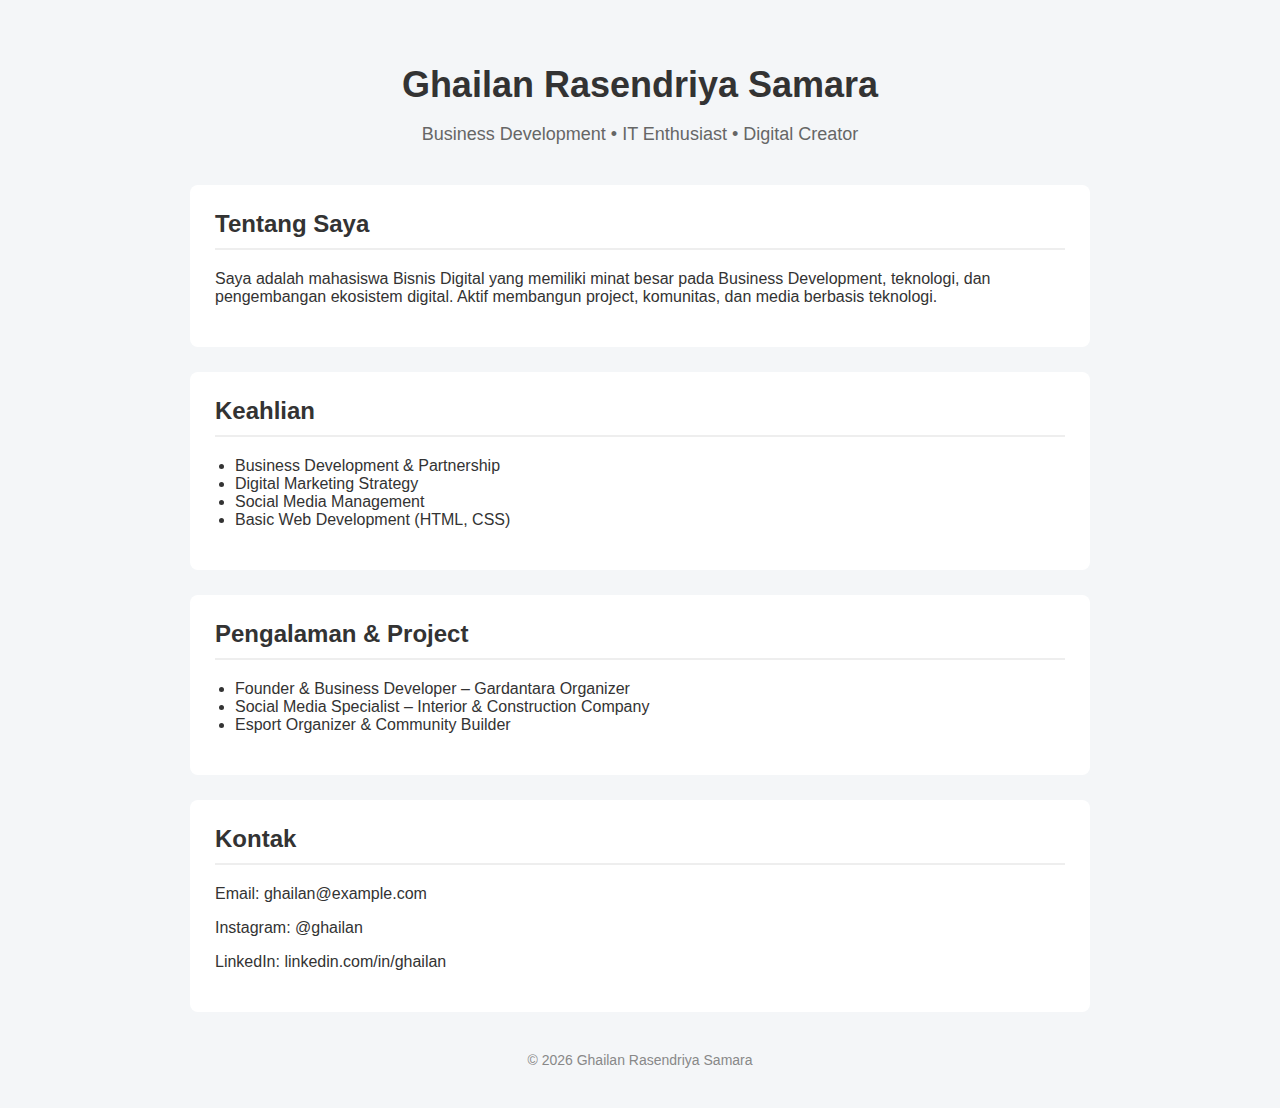
<file: Ghailan Profile Web/index.html>
<!DOCTYPE html>
<html lang="id">
<head>
  <meta charset="UTF-8" />
  <title>Ghailan Rasendriya Samara</title>
  <meta name="viewport" content="width=device-width, initial-scale=1.0" />

  <!-- Style dasar -->
  <style>
    body {
      font-family: Arial, Helvetica, sans-serif;
      margin: 0;
      padding: 0;
      background: #f4f6f8;
      color: #333;
    }

    .container {
      max-width: 900px;
      margin: auto;
      padding: 40px 20px;
    }

    header {
      text-align: center;
      margin-bottom: 40px;
    }

    header h1 {
      margin-bottom: 10px;
      font-size: 36px;
    }

    header p {
      font-size: 18px;
      color: #666;
    }

    section {
      background: #fff;
      padding: 25px;
      margin-bottom: 25px;
      border-radius: 8px;
    }

    section h2 {
      margin-top: 0;
      border-bottom: 2px solid #eee;
      padding-bottom: 10px;
    }

    ul {
      padding-left: 20px;
    }

    footer {
      text-align: center;
      color: #888;
      margin-top: 40px;
      font-size: 14px;
    }
  </style>
</head>
<body>

  <div class="container">
    <header>
      <h1>Ghailan Rasendriya Samara</h1>
      <p>Business Development • IT Enthusiast • Digital Creator</p>
    </header>

    <section>
      <h2>Tentang Saya</h2>
      <p>
        Saya adalah mahasiswa Bisnis Digital yang memiliki minat besar pada
        Business Development, teknologi, dan pengembangan ekosistem digital.
        Aktif membangun project, komunitas, dan media berbasis teknologi.
      </p>
    </section>

    <section>
      <h2>Keahlian</h2>
      <ul>
        <li>Business Development & Partnership</li>
        <li>Digital Marketing Strategy</li>
        <li>Social Media Management</li>
        <li>Basic Web Development (HTML, CSS)</li>
      </ul>
    </section>

    <section>
      <h2>Pengalaman & Project</h2>
      <ul>
        <li>Founder & Business Developer – Gardantara Organizer</li>
        <li>Social Media Specialist – Interior & Construction Company</li>
        <li>Esport Organizer & Community Builder</li>
      </ul>
    </section>

    <section>
      <h2>Kontak</h2>
      <p>Email: ghailan@example.com</p>
      <p>Instagram: @ghailan</p>
      <p>LinkedIn: linkedin.com/in/ghailan</p>
    </section>

    <footer>
      © 2026 Ghailan Rasendriya Samara
    </footer>
  </div>

</body>
</html>
</file>
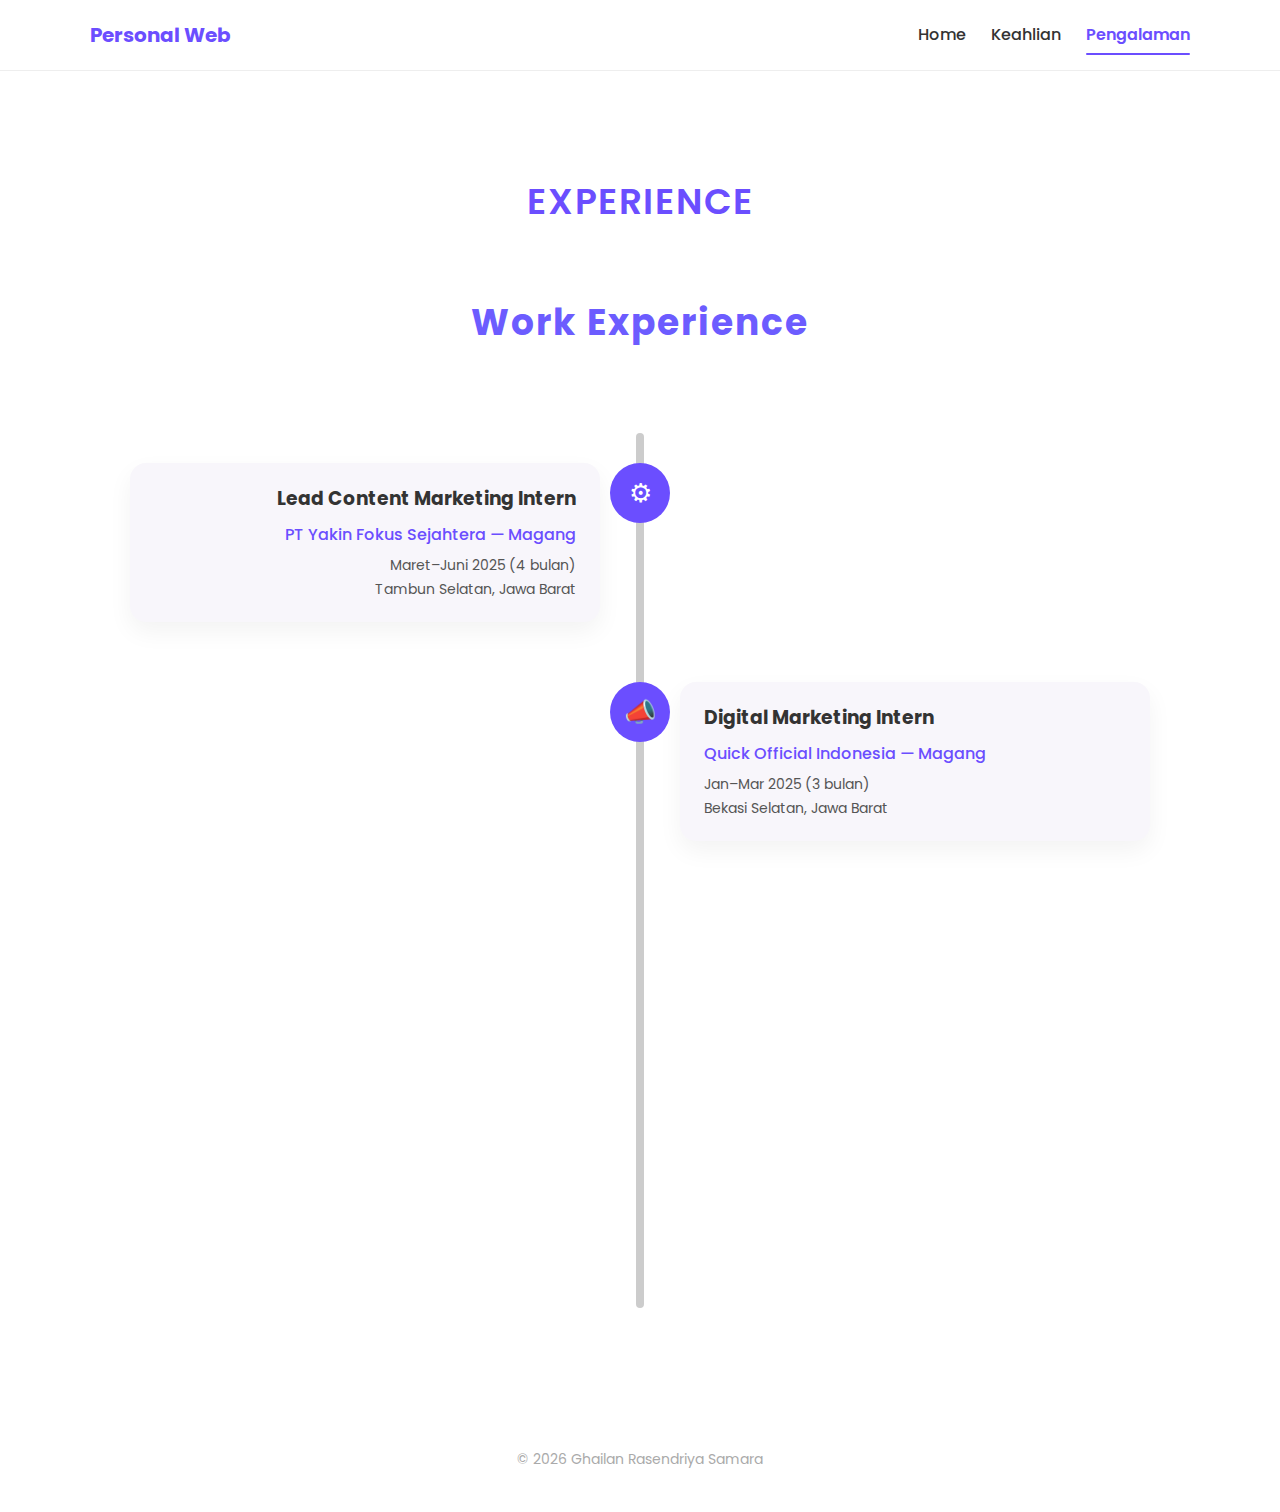
<file: experience.html>
<!DOCTYPE html>
<html lang="id">
<head>
  <meta charset="UTF-8">
  <meta name="viewport" content="width=device-width, initial-scale=1.0">
  <title>Work Experience | Ghailan</title>

  <link href="https://fonts.googleapis.com/css2?family=Poppins:wght@300;400;500;600;700&display=swap" rel="stylesheet">
  <link rel="stylesheet" href="style.css">
</head>
<body>

<header class="navbar">
  <div class="container nav-wrapper">
 <!-- LOGO TEXT -->
    <div class="logo">Personal Web</div>

    <div class="hamburger" id="hamburger">
      <span></span><span></span><span></span>
    </div>

    <nav id="nav-menu">
  <a href="index.html">Home</a>
  <a href="skills.html">Keahlian</a>
  <a href="experience.html">Pengalaman</a>
</nav>
</header>

<section class="experience-page">
  <div class="container">
    <p class="section-subtitle">EXPERIENCE</p>
    <h2 class="section-title center">Work Experience</h2>

    <div class="roadmap">

      <!-- ITEM 1 -->
      <div class="road-item left reveal">
        <div class="road-icon">⚙</div>
        <div class="road-content">
          <h3>Lead Content Marketing Intern</h3>
          <p class="company">PT Yakin Fokus Sejahtera — Magang</p>
          <span>Maret–Juni 2025 (4 bulan)</span>
          <span>Tambun Selatan, Jawa Barat</span>
        </div>
      </div>

      <!-- ITEM 2 -->
      <div class="road-item right reveal">
        <div class="road-icon">📣</div>
        <div class="road-content">
          <h3>Digital Marketing Intern</h3>
          <p class="company">Quick Official Indonesia — Magang</p>
          <span>Jan–Mar 2025 (3 bulan)</span>
          <span>Bekasi Selatan, Jawa Barat</span>
        </div>
      </div>

      <!-- ITEM 3 -->
      <div class="road-item left reveal">
        <div class="road-icon">👥</div>
        <div class="road-content">
          <h3>Admin Social Media</h3>
          <p class="company">Scribble Organizer — Purnawaktu</p>
          <span>Apr–Des 2024 (9 bulan)</span>
          <span>Bekasi Timur, Jawa Barat</span>
        </div>
      </div>

      <!-- ITEM 4 -->
      <div class="road-item right reveal">
        <div class="road-icon">💻</div>
        <div class="road-content">
          <h3>Web Builder</h3>
          <p class="company">Vincero Esport — Kontrak</p>
          <span>Des 2022–Sep 2023 (10 bulan)</span>
          <span>Kota Tangerang, Banten</span>
        </div>
      </div>

    </div>
  </div>
</section>

<footer class="footer">
  © 2026 Ghailan Rasendriya Samara
</footer>

<script src="script.js"></script>
</body>
</html>
</file>
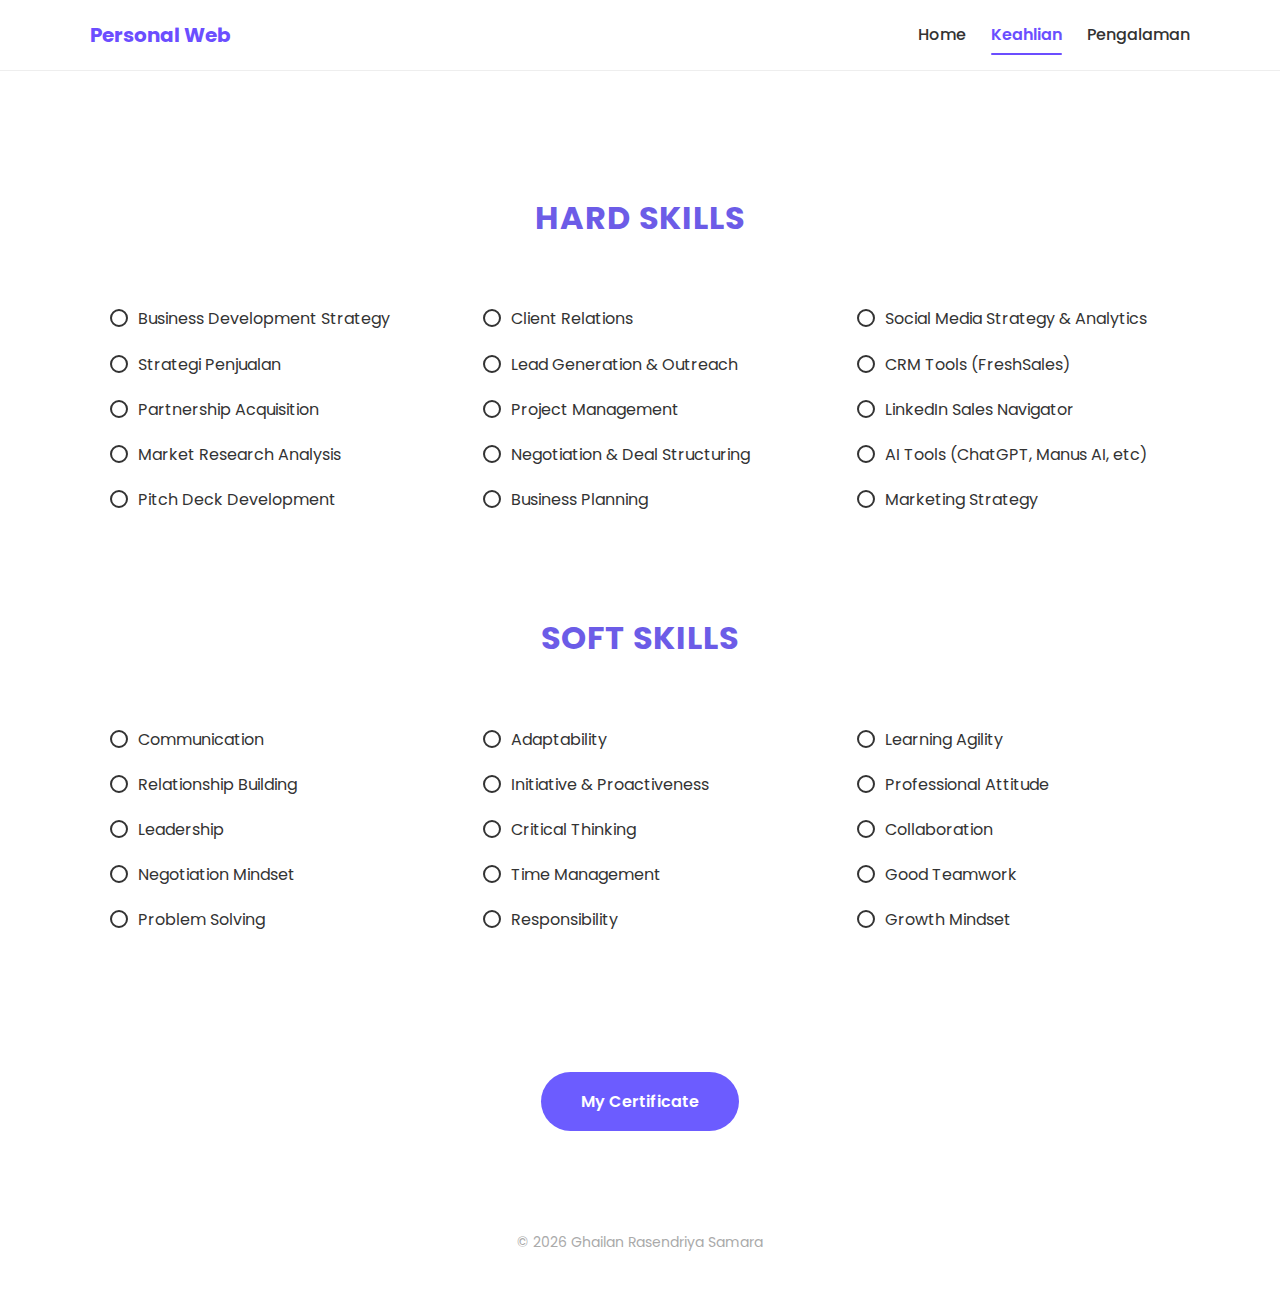
<file: skills.html>
<!DOCTYPE html>
<html lang="id">
<head>
  <meta charset="UTF-8">
  <meta name="viewport" content="width=device-width, initial-scale=1.0">
  <title>Keahlian | Ghailan</title>

  <link href="https://fonts.googleapis.com/css2?family=Poppins:wght@300;400;500;600;700&display=swap" rel="stylesheet">
  <link rel="stylesheet" href="style.css">
</head>
<body>

<header class="navbar">
  <div class="container nav-wrapper">
<!-- LOGO TEXT -->
    <div class="logo">Personal Web</div>

    <div class="hamburger" id="hamburger">
      <span></span><span></span><span></span>
    </div>

    <nav id="nav-menu">
  <a href="index.html">Home</a>

  <a href="skills.html">Keahlian</a>
  <a href="experience.html">Pengalaman</a>
</nav>
</header>

<section class="skills-section">

  <!-- HARD SKILLS -->
  <h3 class="skills-subtitle">HARD SKILLS</h3>
  <div class="skills-grid">
    <ul>
      <li>Business Development Strategy</li>
      <li>Strategi Penjualan</li>
      <li>Partnership Acquisition</li>
      <li>Market Research Analysis</li>
      <li>Pitch Deck Development</li>
    </ul>

    <ul>
      <li>Client Relations</li>
      <li>Lead Generation & Outreach</li>
      <li>Project Management</li>
      <li>Negotiation & Deal Structuring</li>
      <li>Business Planning</li>
    </ul>

    <ul>
      <li>Social Media Strategy & Analytics</li>
      <li>CRM Tools (FreshSales)</li>
      <li>LinkedIn Sales Navigator</li>
      <li>AI Tools (ChatGPT, Manus AI, etc)</li>
      <li>Marketing Strategy</li>
    </ul>
  </div>

  <!-- SOFT SKILLS -->
  <h3 class="skills-subtitle">SOFT SKILLS</h3>
  <div class="skills-grid">
    <ul>
      <li>Communication</li>
      <li>Relationship Building</li>
      <li>Leadership</li>
      <li>Negotiation Mindset</li>
      <li>Problem Solving</li>
    </ul>

    <ul>
      <li>Adaptability</li>
      <li>Initiative & Proactiveness</li>
      <li>Critical Thinking</li>
      <li>Time Management</li>
      <li>Responsibility</li>
    </ul>

    <ul>
      <li>Learning Agility</li>
      <li>Professional Attitude</li>
      <li>Collaboration</li>
      <li>Good Teamwork</li>
      <li>Growth Mindset</li>
    </ul>
  </div>
</section>

<div class="certificate-cta">
  <a href="certificate.html" class="btn-certificate">
    My Certificate
  </a>
</div>

<footer class="footer">
  © 2026 Ghailan Rasendriya Samara
</footer>

<script src="script.js"></script>
</body>
</html>
</file>
<file: style.css>
* {
  margin: 0;
  padding: 0;
  box-sizing: border-box;
}

body {
  font-family: 'Poppins', sans-serif;
  color: #333;
  line-height: 1.7;
  background: #fff;
}

.container {
  width: 90%;
  max-width: 1100px;
  margin: auto;
}

/* NAVBAR */
.navbar {
  position: sticky;
  top: 0;
  background: #fff;
  border-bottom: 1px solid #eee;
  z-index: 100;
}

.nav-wrapper {
  display: flex;
  justify-content: space-between;
  align-items: center;
  height: 70px;
}

.logo {
  font-weight: 700;
  font-size: 20px;
  color: #6b4eff;
}

nav {
  display: flex;
  gap: 25px;
}

nav a {
  text-decoration: none;
  color: #333;
  font-weight: 500;
}

nav a.active,
nav a:hover {
  color: #6b4eff;
}

/* HAMBURGER */
.hamburger {
  display: none;
  flex-direction: column;
  gap: 6px;
  cursor: pointer;
}

.hamburger span {
  width: 26px;
  height: 3px;
  background: #6b4eff;
  border-radius: 5px;
}

/* MOBILE NAV */
@media (max-width: 768px) {
  nav {
    position: absolute;
    top: 70px;
    right: 0;
    width: 100%;
    background: #fff;
    flex-direction: column;
    align-items: center;
    padding: 20px 0;
    display: none;
  }

  nav.active {
    display: flex;
  }

  .hamburger {
    display: flex;
  }
}

/* SECTION */
.section-title {
  font-size: 32px;
  color: #6b4eff;
}

.section-subtitle {
  text-align: center;
  font-size: 13px;
  letter-spacing: 2px;
  color: #6b4eff;
  font-weight: 600;
}

.center {
  text-align: center;
}

/* EXPERIENCE */
.experience-page {
  padding: 100px 0;
}

.roadmap {
  position: relative;
  margin-top: 80px;
}

.roadmap::before {
  content: '';
  position: absolute;
  left: 50%;
  top: 0;
  width: 8px;
  height: 100%;
  background: #ccc;
  transform: translateX(-50%);
  border-radius: 10px;
}

.road-item {
  width: 50%;
  padding: 30px 40px;
  position: relative;
}

.road-item.left {
  left: 0;
  text-align: right;
}

.road-item.right {
  left: 50%;
}

.road-icon {
  position: absolute;
  top: 30px;
  width: 60px;
  height: 60px;
  background: #6b4eff;
  color: #fff;
  border-radius: 50%;
  display: flex;
  align-items: center;
  justify-content: center;
  font-size: 26px;
}

.road-item.left .road-icon {
  right: -30px;
}

.road-item.right .road-icon {
  left: -30px;
}

.road-content {
  background: #f8f6fb;
  padding: 20px 24px;
  border-radius: 16px;
  box-shadow: 0 10px 25px rgba(0,0,0,0.05);
}

.road-content h3 {
  margin-bottom: 6px;
}

.company {
  font-weight: 500;
  color: #6b4eff;
  margin-bottom: 6px;
}

.road-content span {
  display: block;
  font-size: 14px;
  color: #555;
}

/* REVEAL */
.reveal {
  opacity: 0;
  transform: translateY(60px);
  transition: 0.6s ease;
}

.reveal.active {
  opacity: 1;
  transform: translateY(0);
}

/* FOOTER */
.footer {
  text-align: center;
  padding: 40px 0;
  font-size: 14px;
  color: #999;
}

/* HERO */
.hero {
  padding: 120px 0;
}

.hero-wrapper {
  display: grid;
  grid-template-columns: 1.2fr 0.8fr;
  align-items: center;
  gap: 60px;
}

.hero-text h1 {
  font-size: 44px;
  margin-bottom: 10px;
}

.hero-text h2 {
  font-size: 18px;
  color: #777;
  margin-bottom: 18px;
}

.hero-text p {
  max-width: 480px;
  margin-bottom: 28px;
}

/* FOTO */
.hero-image {
  display: flex;
  justify-content: center;
}

.hero-image img {
  width: 260px;
  height: 260px;
  object-fit: cover;
  border-radius: 50%;
  border: 6px solid #e6d9ff;
}
@media (max-width: 768px) {
  .hero-wrapper {
    grid-template-columns: 1fr;
    text-align: center;
  }

  .hero-image {
    order: -1;
    margin-bottom: 30px;
  }

  .hero-image img {
    width: 200px;
    height: 200px;
  }

  .hero-text p {
    margin: 0 auto 24px;
  }
}

/* LINKEDIN BUTTON */
.btn-linkedin {
  display: inline-block;
  padding: 14px 36px;
  background: #6b5cff;
  color: #fff;
  border-radius: 40px;
  text-decoration: none;
  font-weight: 600;
  transition: all 0.3s ease;
}

.btn-linkedin:hover {
  background: #5848e5;
  transform: translateY(-3px);
  box-shadow: 0 10px 25px rgba(107, 92, 255, 0.3);
}

/* IMAGE */
.hero-image img {
  width: 260px;
  height: 260px;
  object-fit: cover;
  border-radius: 50%;
  border: 6px solid #e6d9ff;
}

/* ===== ABOUT ME ===== */
.about-section {
  padding: 120px 0;
}

.about-text {
  max-width: 900px;
  margin: 50px auto 0;
}

.about-text p {
  font-size: 16px;
  line-height: 1.9;
  color: #333;
  margin-bottom: 24px;
}

/* ===== CONTACT ===== */
.contact-section {
  background: #f8f6fb;
  padding: 120px 0;
}

.contact-box {
  margin-top: 40px;
}

.contact-box p {
  font-size: 14px;
  letter-spacing: 2px;
  color: #6b4eff;
  margin-bottom: 6px;
}

.contact-box h3 {
  font-size: 26px;
  font-weight: 600;
  color: #111;
  margin-bottom: 24px;
}

/* ===== SKILLS SECTION ===== */
.skills-section {
  max-width: 1100px;
  margin: 120px auto;
  padding: 0 24px;
  text-align: center;
}

.section-label {
  font-size: 12px;
  letter-spacing: 2px;
  color: #6b5cff;
  margin-bottom: 8px;
}

.section-title {
  font-size: 36px;
  font-weight: 700;
  color: #6b5cff;
  margin-bottom: 48px;
}

/* GRID */
.skills-grid {
  display: grid;
  grid-template-columns: repeat(3, 1fr);
  gap: 28px 60px;
  text-align: left;
}

/* ITEM */
.skill-item {
  position: relative;
  padding-left: 36px;
  font-size: 18px;
  color: #222;
}

/* CIRCLE ICON */
.skill-item::before {
  content: "";
  width: 20px;
  height: 20px;
  border: 2px solid #000;
  border-radius: 50%;
  position: absolute;
  left: 0;
  top: 4px;
}

/* RESPONSIVE */
@media (max-width: 900px) {
  .skills-grid {
    grid-template-columns: repeat(2, 1fr);
  }
}

@media (max-width: 600px) {
  .skills-grid {
    grid-template-columns: 1fr;
  }
}

/* ===== SKILLS SECTION ===== */
.skills-section {
  max-width: 1100px;
  margin: 120px auto;
  text-align: center;
  padding: 0 20px;
}

.section-tag {
  font-size: 12px;
  letter-spacing: 2px;
  color: #6c5ce7;
}

.section-title {
  font-size: 36px;
  margin: 10px 0 60px;
  color: #6c5ce7;
}

.skills-subtitle {
  font-size: 32px;
  margin: 80px 0 40px;
  color: #6c5ce7;
  letter-spacing: 1px;
}

/* Grid 3 kolom */
.skills-grid {
  display: grid;
  grid-template-columns: repeat(3, 1fr);
  gap: 60px;
  text-align: left;
  margin-bottom: 40px;
}

/* List style */
.skills-grid ul {
  list-style: none;
  padding: 0;
}

.skills-grid li {
  font-size: 16px;
  margin-bottom: 18px;
  position: relative;
  padding-left: 28px;
}

/* Custom bullet (lingkaran) */
.skills-grid li::before {
  content: "";
  width: 14px;
  height: 14px;
  border: 2px solid #333;
  border-radius: 50%;
  position: absolute;
  left: 0;
  top: 4px;
}

/* Responsive */
@media (max-width: 900px) {
  .skills-grid {
    grid-template-columns: 1fr;
    gap: 30px;
  }

  .skills-subtitle {
    font-size: 26px;
  }
}

/* ===== MICRO INTERACTION ===== */

/* Skill item hover */
.skill-item {
  transition: all 0.25s ease;
  cursor: default;
}

.skill-item:hover {
  color: #6b4eff;
  transform: translateX(4px);
}

/* Lingkaran bullet skill */
.skill-item::before {
  transition: all 0.25s ease;
}

.skill-item:hover::before {
  border-color: #6b4eff;
  background: #6b4eff;
}

/* Button hover */
.btn-primary,
.btn-linkedin {
  transition: all 0.3s ease;
}

.btn-primary:hover,
.btn-linkedin:hover {
  transform: translateY(-2px);
  box-shadow: 0 10px 25px rgba(107, 78, 255, 0.3);
}

.section {
  padding: 110px 0;
}

.section-title {
  margin-bottom: 16px;
}

.section-subtitle {
  margin-bottom: 8px;
}

.skills-grid {
  margin-top: 60px;
  row-gap: 40px;
}
nav a.active {
  color: #6b4eff;
  font-weight: 600;
  position: relative;
}

nav a.active::after {
  content: '';
  position: absolute;
  bottom: -6px;
  left: 0;
  width: 100%;
  height: 2px;
  background: #6b4eff;
  border-radius: 2px;
}
.footer {
  text-align: center;
  padding: 40px 0;
  font-size: 14px;
  color: #aaa;
}

.reveal {
  opacity: 0;
  transform: translateY(30px);
  transition: all 0.6s ease;
}

.reveal.active {
  opacity: 1;
  transform: translateY(0);
}

.certificate-cta {
  text-align: center;
  margin: 60px 0;
}

.btn-certificate {
  display: inline-block;
  padding: 16px 40px;
  background: #6c5cff;
  color: #fff;
  font-weight: 600;
  border-radius: 30px;
  text-decoration: none;
  transition: all 0.3s ease;
}

.btn-certificate:hover {
  background: #5848e5;
  transform: translateY(-3px);
}

.certificate-section {
  padding: 80px 10%;
}

.section-title {
  text-align: center;
  color: #6c5cff;
  letter-spacing: 2px;
}

.section-subtitle {
  text-align: center;
  font-size: 36px;
  margin-bottom: 60px;
}

.certificate-grid {
  display: grid;
  grid-template-columns: repeat(auto-fit, minmax(280px, 1fr));
  gap: 40px;
}

.certificate-card {
  background: #6c5cff;
  padding: 20px;
  border-radius: 20px;
  color: #fff;
  text-align: center;
}

.certificate-card img {
  width: 100%;
  border-radius: 10px;
  background: #fff;
  padding: 10px;
}

.certificate-info h3 {
  margin-top: 20px;
  font-size: 18px;
}

.certificate-info p {
  font-size: 14px;
  margin: 6px 0;
}

.certificate-section {
  padding: 80px 8%;
}

.certificate-grid {
  display: grid;
  grid-template-columns: repeat(3, 1fr); /* FIX 3 kolom */
  gap: 32px;
  max-width: 1200px;
  margin: 0 auto;
}

.certificate-card {
  background: #6c5cff;
  border-radius: 18px;
  padding: 16px;
  text-align: center;
  transition: transform .3s ease;
}

.certificate-card:hover {
  transform: translateY(-8px);
}

.certificate-card img {
  width: 100%;
  border-radius: 12px;
  background: #fff;
}

.certificate-caption {
  color: #fff;
  margin-top: 14px;
}

.certificate-caption h3 {
  font-size: 18px;
  font-weight: 600;
}

.certificate-caption p {
  font-size: 14px;
  margin: 6px 0;
}

.certificate-caption span {
  font-size: 12px;
  opacity: .9;
}
</file>
